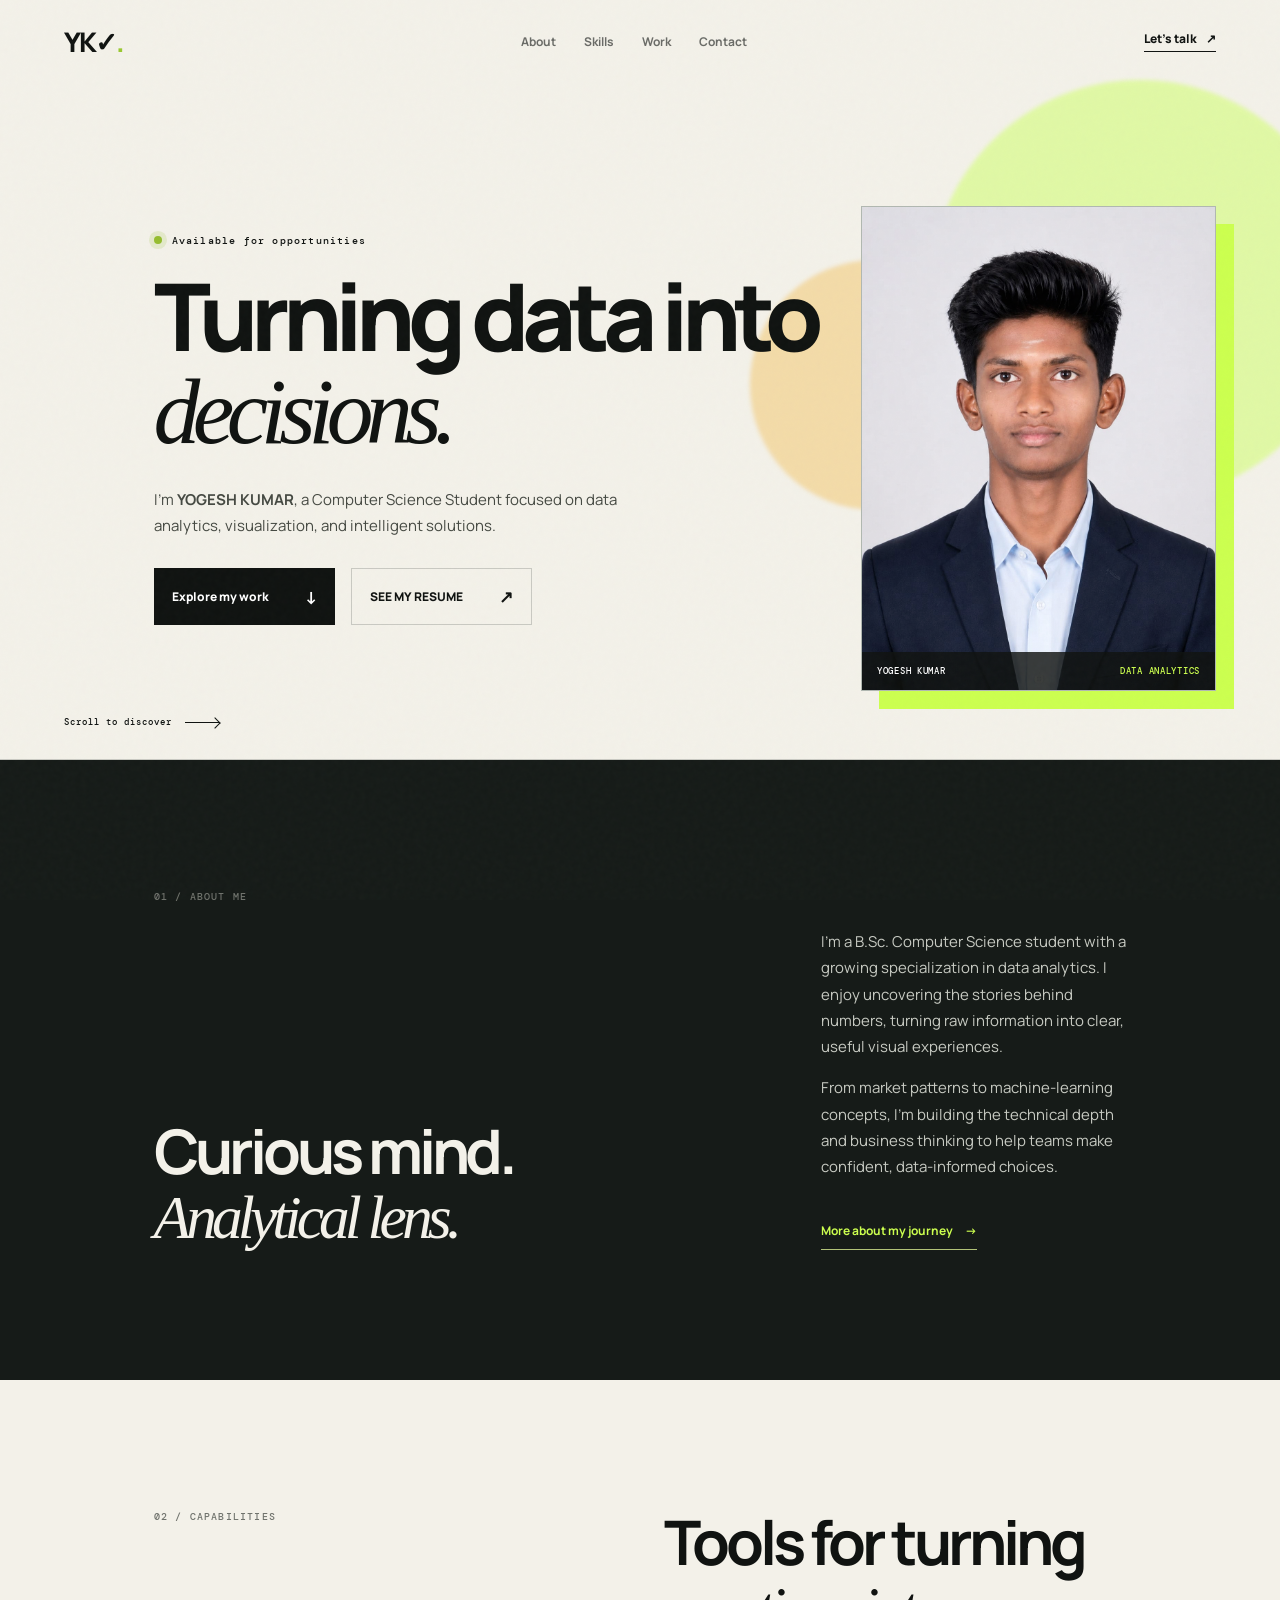
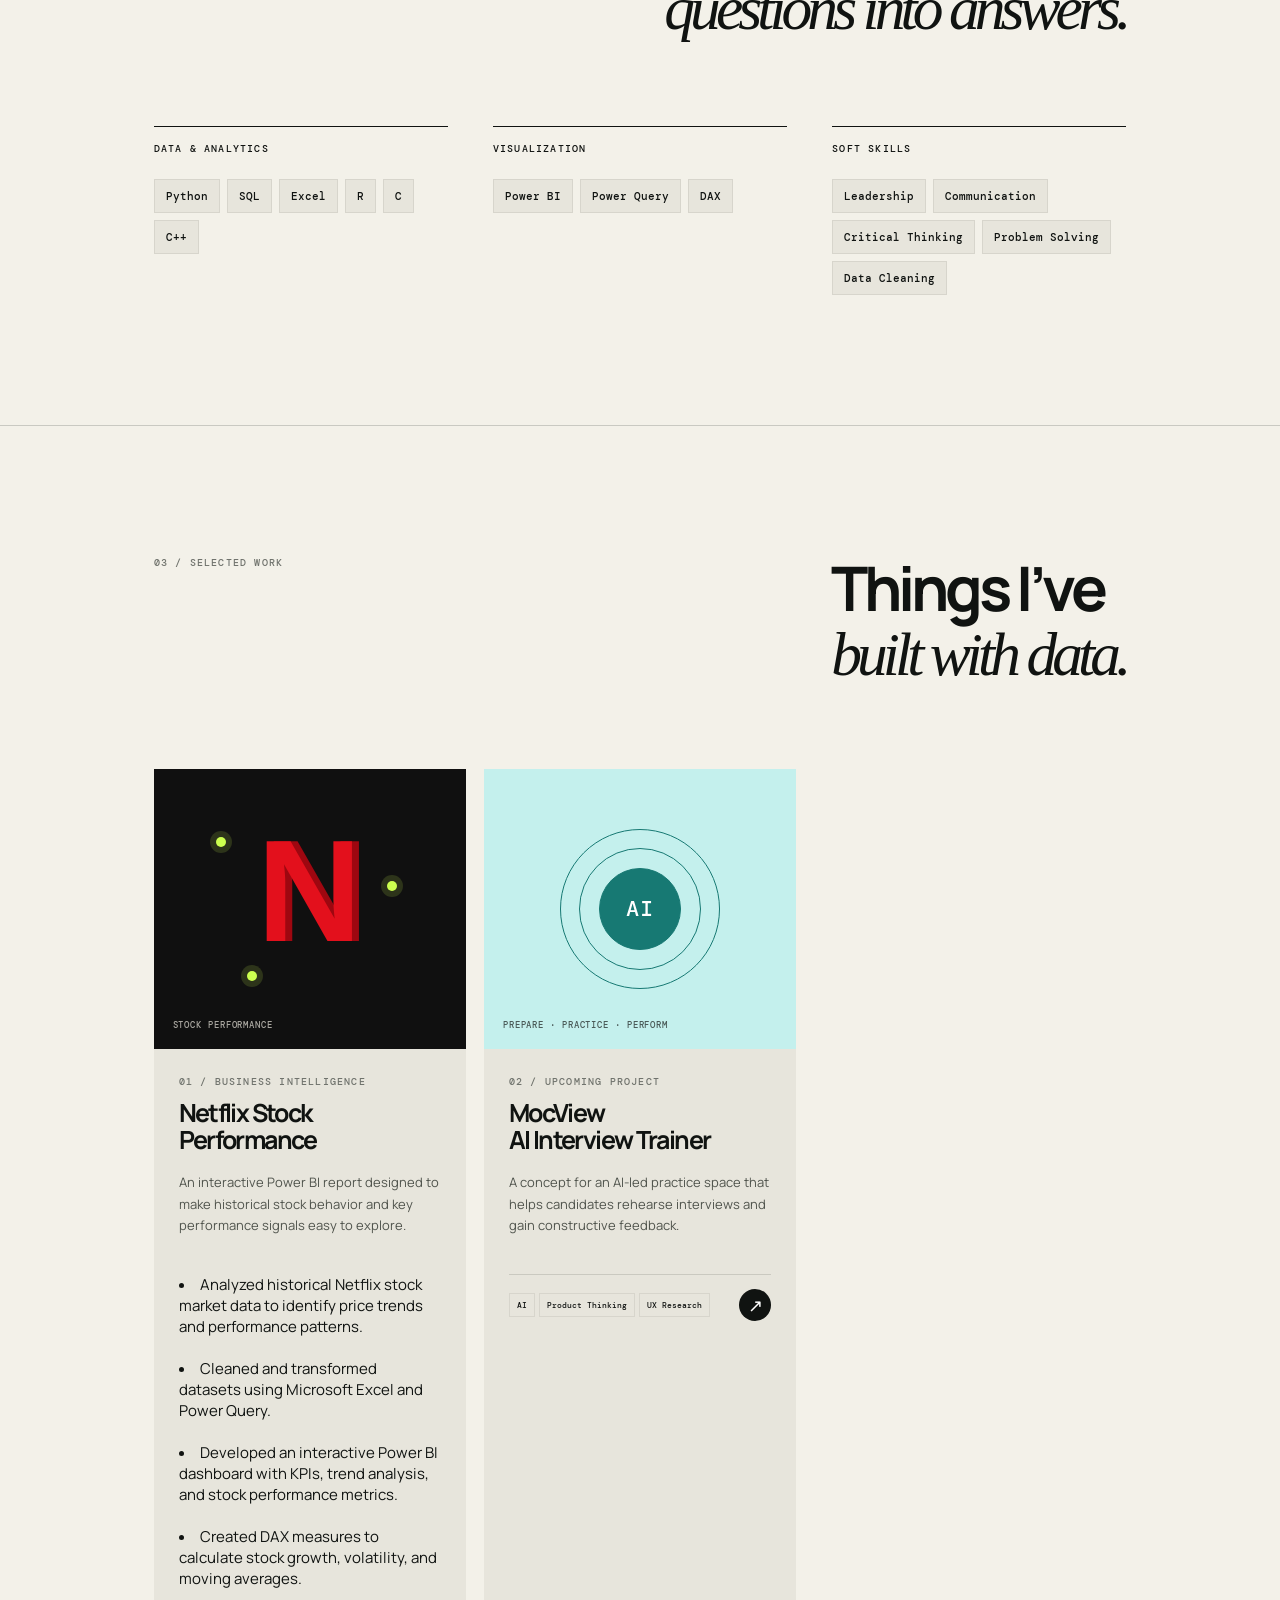
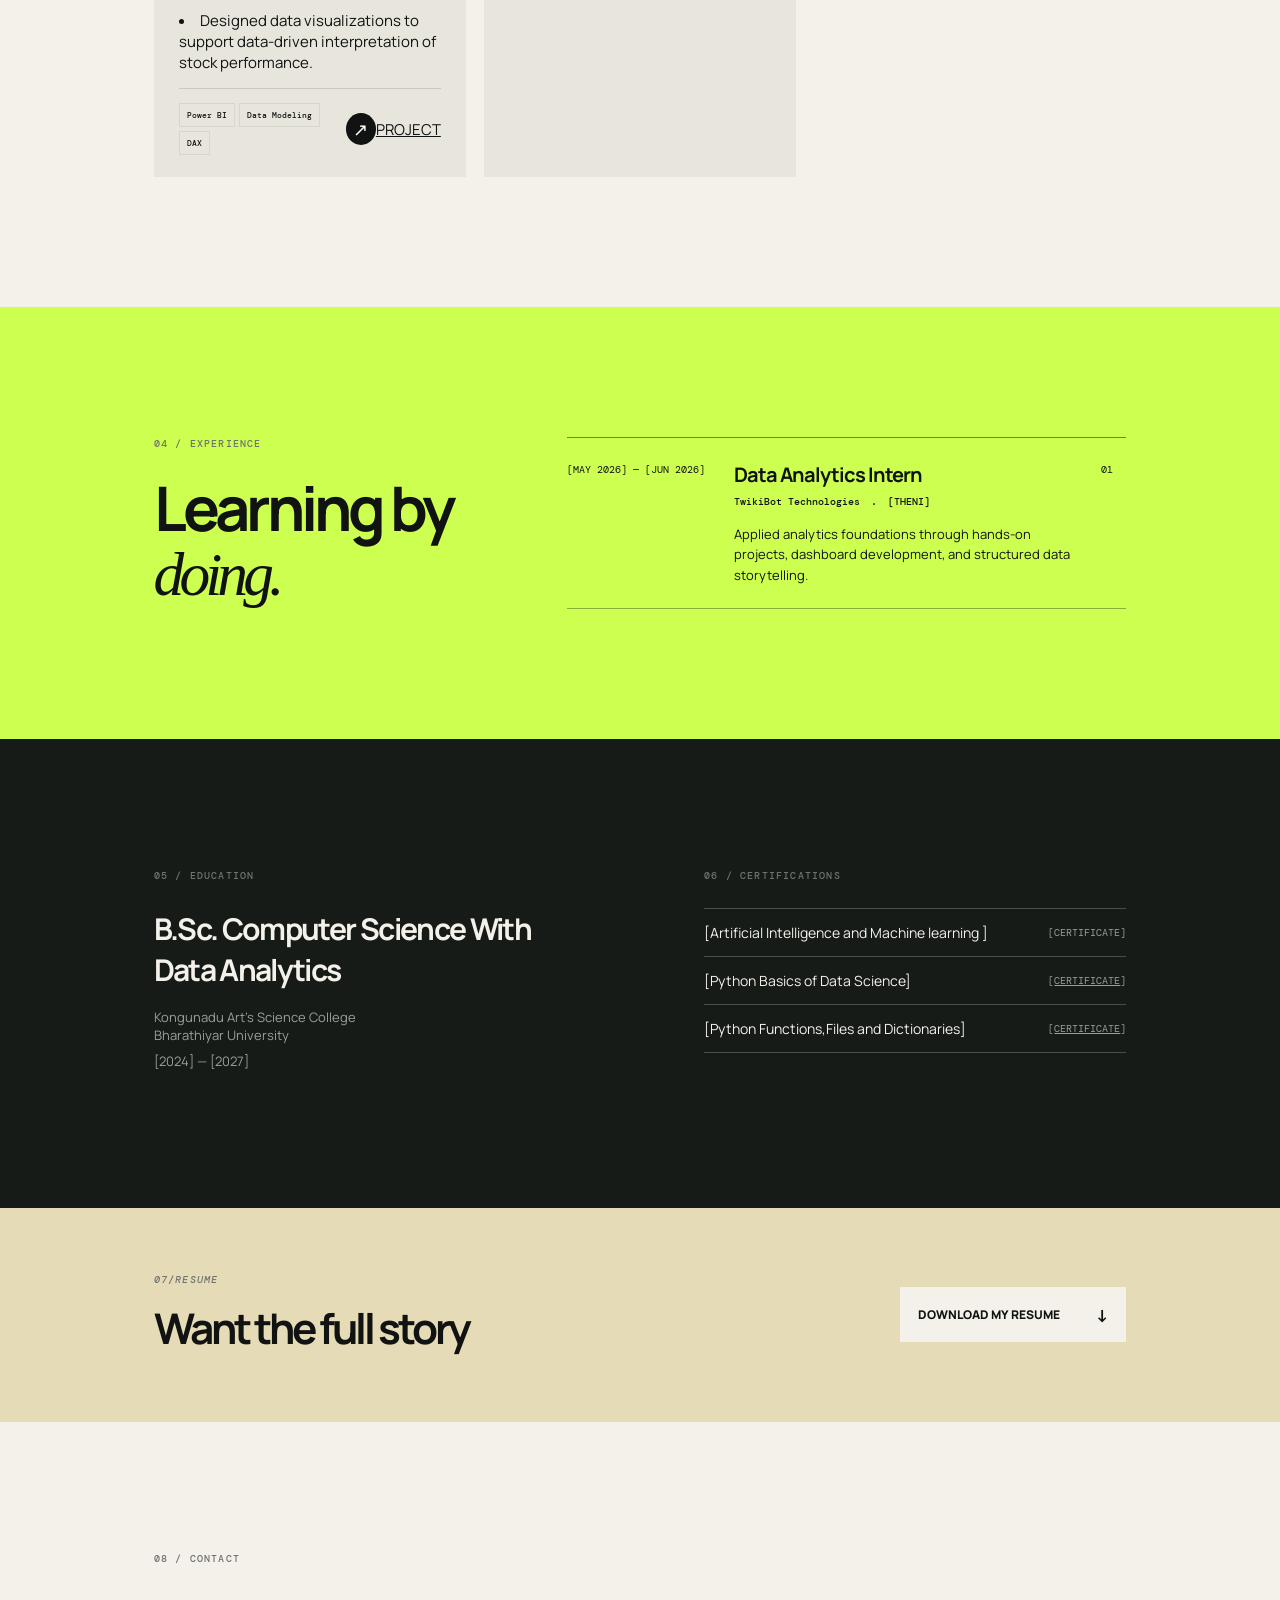
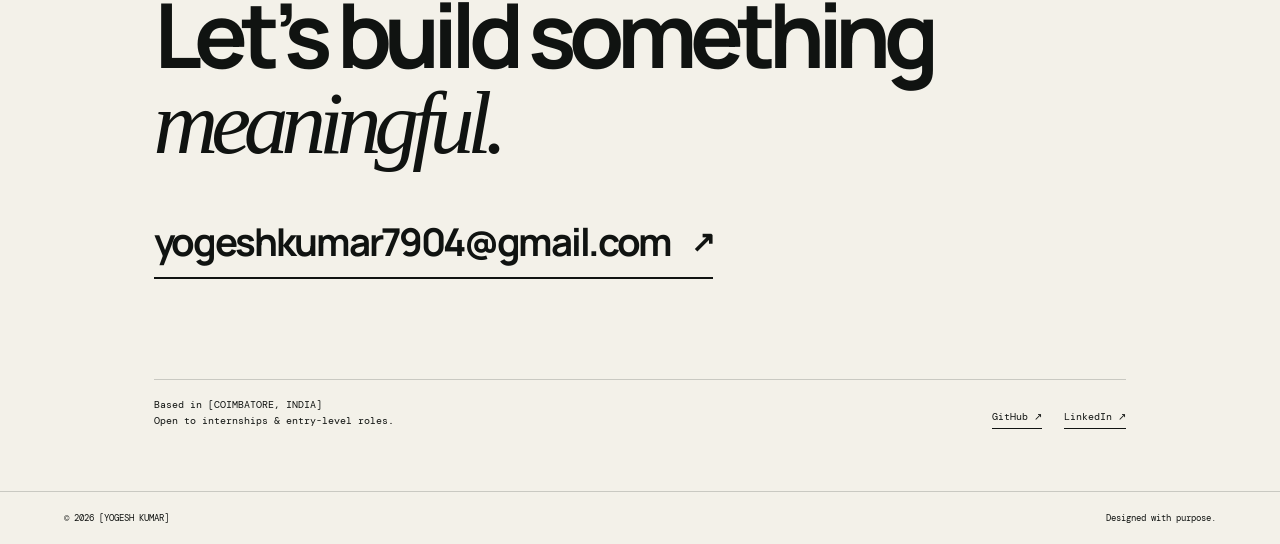
<file: index.html>
<!doctype html>
<html lang="en">
  <head>
    <meta charset="UTF-8" />
    <meta name="viewport" content="width=device-width, initial-scale=1.0" />
   <meta name="description" content="Yogesh Kumar is a Computer Science and Data Analytics student and aspiring Data Analyst skilled in Python, SQL, Power BI, Excel, R and AI/ML." />
    <meta name="author" content="Yogesh Kumar" />
    <title>Yogesh kumar | Data Analytics Portfolio</title>
    <link rel="preconnect" href="https://fonts.googleapis.com" />
    <link rel="preconnect" href="https://fonts.gstatic.com" crossorigin />
    <link href="https://fonts.googleapis.com/css2?family=DM+Mono:wght@400;500&family=Manrope:wght@400;500;600;700;800&display=swap" rel="stylesheet" />
    <link rel="stylesheet" href="style.css" />
  </head>
  <body>
    <div class="noise" aria-hidden="true"></div>
    <header class="site-header">
      <a class="brand" href="#home" aria-label="Home">YK✓<span>.</span></a>
      <button class="menu-toggle" aria-label="Open navigation" aria-expanded="false"><i></i><i></i></button>
      <nav aria-label="Main navigation">
        <a href="#about">About</a><a href="#skills">Skills</a><a href="#projects">Work</a><a href="#contact">Contact</a>
      </nav>
      <a class="header-cta" href="#contact">Let's talk <span>↗</span></a>
    </header>

    <main>
      <section id="home" class="hero section">
        <div class="orb orb-one"></div><div class="orb orb-two"></div>
        <div class="hero-copy reveal">
          <p class="eyebrow"><span></span> Available for opportunities</p>
          <h1>Turning data into <em>decisions.</em><br></h1>
          <p class="hero-intro">I’m <strong>YOGESH KUMAR</strong>, a Computer Science Student focused on data analytics, visualization, and intelligent solutions.</p>
          <div class="hero-actions">
            <a class="button button-primary" href="#projects">Explore my work <span>↓</span></a>
            <a class="button button-quiet" href="241DA004@.pdf">SEE MY RESUME <span>↗</span></a>
          </div>
        </div>
        <figure class="hero-photo reveal-right" aria-label="Portrait of Yogesh Kumar">
          <img src="yogesh.jpg" alt="Yogesh Kumar in a formal suit" height="400px" width="150px">
          <figcaption><span>YOGESH KUMAR</span><b>DATA ANALYTICS</b></figcaption>
        </figure>
        <a class="scroll-cue" href="#about"><span>Scroll to discover</span><i></i></a>
      </section>
  <section id="about" class="about section section-pad">
        <p class="section-kicker reveal">01 / ABOUT ME</p>
        <div class="about-grid">
          <h2 class="display reveal">Curious mind.<br><em>Analytical lens.</em></h2>
          <div class="about-text reveal delay-1">
            <p>I’m a B.Sc. Computer Science student with a growing specialization in data analytics. I enjoy uncovering the stories behind numbers, turning raw information into clear, useful visual experiences.</p>
            <p>From market patterns to machine-learning concepts, I’m building the technical depth and business thinking to help teams make confident, data-informed choices.</p>
            <a class="text-link" href="#contact">More about my journey <span>→</span></a>
          </div>
        </div>
      </section>



      <section id="skills" class="skills section section-pad">
        <div class="section-heading reveal"><p class="section-kicker">02 / CAPABILITIES</p><h2 class="display">Tools for turning<br><em>questions into answers.</em></h2></div>
        <div class="skills-layout">
          <div class="skill-group reveal"><p>DATA &amp; ANALYTICS</p><div class="tags"><span>Python</span><span>SQL</span><span>Excel</span><span>R</span><span>C</span><span>C++</span></div></div>
          <div class="skill-group reveal delay-1"><p>VISUALIZATION</p><div class="tags"><span>Power BI</span><span>Power Query</span>
<span>DAX</span></div></div>
          <div class="skill-group reveal delay-2"><p>SOFT SKILLS</p><div class="tags"><span>Leadership</span><span>Communication</span><span>Critical Thinking</span><span>Problem Solving</span><span>Data Cleaning</span></div></div>
        </div>
      </section>

     


 <section id="projects" class="projects section section-pad">
        <div class="section-heading reveal"><p class="section-kicker">03 / SELECTED WORK</p><h2 class="display">Things I’ve<br><em>built with data.</em></h2></div>
        <div class="project-list">
                    <article class="project-card netflix reveal">
            <div class="project-visual"><div class="netflix-n">N</div><div class="price-dot one"></div><div class="price-dot two"></div><div class="price-dot three"></div><span>STOCK PERFORMANCE</span></div>
            <div class="project-info"><div><p class="project-num">01 / BUSINESS INTELLIGENCE</p><h3>Netflix Stock<br>Performance</h3></div><p class="project-desc">An interactive Power BI report designed to make historical stock behavior and key performance signals easy to explore.
<li>
Analyzed historical Netflix stock market data to identify price trends and performance patterns.
</li><br>
<li>
Cleaned and transformed datasets using Microsoft Excel and Power Query.
</li><br>
<li>
Developed an interactive Power BI dashboard with KPIs, trend analysis, and stock performance metrics.
</li><br>
<li>
Created DAX measures to calculate stock growth, volatility, and moving averages.
</li><br>
<li>
Designed data visualizations to support data-driven interpretation of stock performance.
</li></p>
<div class="project-footer"><div class="tags small"><span>Power BI</span><span>Data Modeling</span><span>DAX</span></div><a href="#contact" aria-label="Ask about Netflix Stock Performance">↗</a><span><a href="https://github.com/yogesh-YK-official/Netfliix_Stock-_Performance-Analytics.git" target="_blank" rel="noreferrer"><u>PROJECT</u></a></span></div></div>
          </article>

          
        <article class="project-card mocview reveal">
            <div class="project-visual"><div class="ai-rings"><i></i><i></i><i></i><b>AI</b></div><span>PREPARE · PRACTICE · PERFORM</span></div>
            <div class="project-info"><div><p class="project-num">02 / UPCOMING PROJECT</p><h3>MocView<br>AI Interview Trainer</h3></div><p class="project-desc">A concept for an AI-led practice space that helps candidates rehearse interviews and gain constructive feedback.</p><div class="project-footer"><div class="tags small"><span>AI</span><span>Product Thinking</span><span>UX Research</span></div><a href="#contact" aria-label="Ask about MocView">↗</a></div></div>
          </article>
        </div>
      </section>



      <section id="experience" class="experience section section-pad">
        <div class="experience-intro reveal"><p class="section-kicker">04 / EXPERIENCE</p><h2 class="display">Learning by<br><em>doing.</em></h2></div>
        <div class="timeline reveal delay-1">
          <article><p class="timeline-date">[MAY 2026] — [JUN 2026]</p><div><h3>Data Analytics Intern</h3><p class="company">TwikiBot Technologies <span>.</span> [THENI]</p><p>Applied analytics foundations through hands-on projects, dashboard development, and structured data storytelling.</p></div><span class="timeline-index">01</span></article>
                 </div>
      </section>

     

 <section class="credentials section section-pad">
        <div class="credentials-grid">
          <div class="reveal"><p class="section-kicker">05 / EDUCATION</p><h2 class="credential-title">B.Sc. Computer Science  With  Data Analytics</h2><p class="muted">Kongunadu Art's Science College<br>Bharathiyar University</p><p class="muted">[2024] — [2027]</p></div>
          <div class="reveal delay-1"><p class="section-kicker">06 / CERTIFICATIONS</p><ul class="cert-list">
<li>[Artificial Intelligence and Machine learning ]<span>[CERTIFICATE]</span></li>
<li>[Python Basics of Data Science]<span>[<a href="https://coursera.org/share/4b2bc783d290f797dc52043f60475aa3" target="_blank" rel="noreferrer"><u>CERTIFICATE</u></a>]</span></li>
<li>[Python Functions,Files and Dictionaries]<span>[<a href="https://coursera.org/share/af4bef8a7bca99c77cd8545bf5c27485" target="_blank" rel="noreferrer"><u>CERTIFICATE</u></a>]</span</li></ul>
</div>
        </div>
      </section>




      <section id="resume" class="resume-banner section reveal"><div>
<p class="section-kicker"><I>07/RESUME</I></p>
<h2>Want the full story</h2></div>
<a class="button button-light" href="241DA004@.pdf" download>DOWNLOAD MY RESUME <span>↓</span></a></section>

      



<section id="contact" class="contact section section-pad">
        <p class="section-kicker reveal">08 / CONTACT</p>
        <h2 class="contact-title reveal">Let’s build something<br><em>meaningful.</em></h2>
        <a class="email-link reveal" href="mailto:yogeshkumar7904@gmail.com">yogeshkumar7904@gmail.com <span>↗</span></a>
        <div class="contact-bottom reveal"><p>Based in [COIMBATORE, INDIA]<br>Open to internships &amp; entry-level roles.</p><div class="social-links"><a href="https://github.com/yogesh-YK-official" target="_blank" rel="noreferrer">GitHub ↗</a><a href="https://www.linkedin.com/in/k-yogeshkumar/" target="_blank" rel="noreferrer">LinkedIn ↗</a></div></div>
      </section>
    </main>
    <footer><span>© <span id="year"></span> [YOGESH KUMAR]</span><span>Designed with purpose.</span></footer>
    <script src="script.js"></script>
  </body>
</html>
</file>
<file: style.css>
:root{--ink:#101311;--paper:#f3f1e9;--lime:#ccff4f;--line:rgba(16,19,17,.18);--muted:#70736d;--dark:#161b18;--font:'Manrope',sans-serif;--mono:'DM Mono',monospace}*{box-sizing:border-box}html{scroll-behavior:smooth}body{margin:0;background:var(--paper);color:var(--ink);font-family:var(--font);font-size:15px}.noise{position:fixed;inset:0;z-index:20;pointer-events:none;opacity:.045;background-image:url("data:image/svg+xml,%3Csvg viewBox='0 0 180 180' xmlns='http://www.w3.org/2000/svg'%3E%3Cfilter id='n'%3E%3CfeTurbulence type='fractalNoise' baseFrequency='.9' numOctaves='4' stitchTiles='stitch'/%3E%3C/filter%3E%3Crect width='100%25' height='100%25' filter='url(%23n)' opacity='.5'/%3E%3C/svg%3E")}a{color:inherit;text-decoration:none}.site-header{height:82px;display:flex;align-items:center;justify-content:space-between;padding:0 clamp(22px,5vw,76px);position:absolute;top:0;width:100%;z-index:10}.brand{font-size:27px;font-weight:800;letter-spacing:-2px}.brand span{color:#9ac832}.site-header nav{display:flex;gap:28px;font-size:12px;font-weight:700}.site-header nav a{opacity:.6;transition:opacity .2s}.site-header nav a:hover{opacity:1}.header-cta{font-size:12px;font-weight:800;border-bottom:1px solid;padding-bottom:4px}.header-cta span{margin-left:7px}.menu-toggle{display:none}.section{position:relative}.hero{min-height:760px;padding:170px clamp(22px,12vw,180px) 70px;display:flex;align-items:center;overflow:hidden;border-bottom:1px solid var(--line)}.hero-copy{max-width:690px;z-index:2}.eyebrow,.section-kicker,.metric-label,.project-num{font:500 10px var(--mono);letter-spacing:.12em}.eyebrow{display:flex;align-items:center;gap:10px;margin:0 0 23px}.eyebrow span{width:8px;height:8px;border-radius:50%;background:#95bd2f;box-shadow:0 0 0 5px rgba(149,189,47,.17)}h1{font-size:clamp(52px,7.3vw,106px);line-height:.98;letter-spacing:-.075em;margin:0;font-weight:800;max-width:780px}h1 em,.display em,.contact-title em{font-family:Georgia,serif;font-weight:400;letter-spacing:-.08em}.hero-intro{max-width:480px;line-height:1.7;margin:30px 0;color:#454942}.hero-actions{display:flex;gap:16px;flex-wrap:wrap}.button{display:inline-flex;align-items:center;gap:36px;padding:16px 18px;font-size:12px;font-weight:800;transition:transform .2s,background .2s}.button:hover{transform:translateY(-3px)}.button span{font-size:17px}.button-primary{background:var(--ink);color:white}.button-quiet{border:1px solid var(--line)}.hero-stat-grid{position:absolute;right:clamp(22px,5vw,76px);bottom:68px;width:min(32vw,420px);display:grid;grid-template-columns:1fr 1fr;border-top:1px solid var(--line);border-left:1px solid var(--line);z-index:2}.metric{min-height:147px;border-right:1px solid var(--line);border-bottom:1px solid var(--line);padding:19px;position:relative;background:rgba(243,241,233,.5);backdrop-filter:blur(4px)}.metric.featured{background:var(--lime)}.metric strong{font-size:20px;line-height:1.15;display:block;margin-top:26px;letter-spacing:-.06em}.metric b{position:absolute;right:16px;bottom:14px;font:400 10px var(--mono);opacity:.7}.metric.quote{grid-column:span 2;min-height:90px;font-size:13px;line-height:1.4}.metric.quote b{font-size:20px}.orb{position:absolute;border-radius:50%;filter:blur(2px);opacity:.55}.orb-one{width:420px;height:420px;background:#d2ff6e;right:-70px;top:80px}.orb-two{width:250px;height:250px;background:#ffd57d;right:280px;top:260px;mix-blend-mode:multiply}.scroll-cue{position:absolute;bottom:31px;left:clamp(22px,5vw,76px);display:flex;align-items:center;gap:13px;font:500 9px var(--mono);letter-spacing:.11em}.scroll-cue i{width:34px;height:1px;background:var(--ink);position:relative}.scroll-cue i:after{content:'';position:absolute;right:0;top:-3px;width:7px;height:7px;border-right:1px solid;border-bottom:1px solid;transform:rotate(-45deg)}.section-pad{padding:130px clamp(22px,12vw,180px)}.section-kicker{margin:0 0 26px;color:var(--muted)}.about{background:var(--dark);color:var(--paper)}.about-grid{display:grid;grid-template-columns:1.2fr .75fr;gap:14vw;align-items:end}.display{font-size:clamp(37px,4.8vw,70px);line-height:1.04;letter-spacing:-.065em;margin:0}.about-text{font-size:15px;line-height:1.75;color:#c7cac2}.about-text p:first-child{margin-top:0}.text-link{display:inline-flex;gap:12px;border-bottom:1px solid #b1c278;padding:15px 0 8px;color:var(--lime);font-weight:700;font-size:12px;margin-top:10px}.skills{border-bottom:1px solid var(--line)}.section-heading{display:flex;justify-content:space-between;align-items:flex-start}.skills-layout{display:grid;grid-template-columns:repeat(3,1fr);gap:45px;margin-top:85px}.skill-group{border-top:1px solid var(--ink);padding-top:15px}.skill-group>p{font:500 10px var(--mono);letter-spacing:.12em;margin:0 0 24px}.tags{display:flex;flex-wrap:wrap;gap:7px}.tags span{font:500 11px var(--mono);padding:9px 11px;background:#e7e5dc;border:1px solid #d7d5cc}.project-list{margin-top:82px;display:grid;grid-template-columns:repeat(3,1fr);gap:18px}.project-card{background:#e7e5dc}.project-visual{height:280px;position:relative;overflow:hidden;padding:19px;font:500 9px var(--mono);letter-spacing:.1em}.project-visual>span{position:absolute;bottom:18px;left:19px;opacity:.68}.project-info{padding:26px 25px 22px}.project-num{color:var(--muted);margin:0 0 12px}.project-info h3{font-size:25px;letter-spacing:-.065em;line-height:1.07;margin:0}.project-desc{font-size:13px;line-height:1.65;color:#50544d;min-height:83px;margin:19px 0}.project-footer{border-top:1px solid #cac9c0;padding-top:14px;display:flex;justify-content:space-between;align-items:center}.tags.small{gap:4px}.tags.small span{font-size:8px;padding:6px 7px;background:#e7e5dc;border:1px solid #d7d5cc}.project-footer>a{width:32px;height:32px;display:grid;place-items:center;border-radius:50%;background:var(--ink);color:white;font-size:18px;transition:transform .2s}.project-card:hover .project-footer>a{transform:rotate(45deg)}.gold .project-visual{background:#c5b297}.chart-bars{display:flex;align-items:end;gap:10px;height:175px;padding:15px 14px}.chart-bars i{display:block;width:20px;background:#262c23;border-radius:2px 2px 0 0}.chart-bars i:nth-child(1){height:35%}.chart-bars i:nth-child(2){height:57%}.chart-bars i:nth-child(3){height:41%}.chart-bars i:nth-child(4){height:82%;background:#f3e8c9}.chart-bars i:nth-child(5){height:64%}.chart-bars i:nth-child(6){height:97%;background:#f3e8c9}.chart-bars i:nth-child(7){height:72%}.chart-line{position:absolute;left:25px;right:25px;top:110px;border-top:2px solid #efffbd;transform:skewY(-14deg);box-shadow:60px -16px 0 -1px #efffbd,120px 12px 0 -1px #efffbd}.netflix .project-visual{background:#101010;color:#f2eee4}.netflix-n{font-size:145px;font-family:Arial,sans-serif;font-weight:900;color:#e3101c;line-height:.9;position:absolute;top:57px;left:50%;transform:translateX(-50%);text-shadow:7px 0 #9e0710}.price-dot{position:absolute;width:10px;height:10px;border-radius:50%;background:var(--lime);box-shadow:0 0 0 6px rgba(204,255,79,.15)}.price-dot.one{top:68px;left:20%}.price-dot.two{right:22%;top:112px}.price-dot.three{bottom:68px;left:30%}.mocview .project-visual{background:#c4f0ed}.ai-rings{width:160px;height:160px;position:absolute;top:50%;left:50%;transform:translate(-50%,-50%);display:grid;place-items:center}.ai-rings i{position:absolute;border-radius:50%;border:1px solid #177973}.ai-rings i:nth-child(1){inset:0}.ai-rings i:nth-child(2){inset:19px}.ai-rings i:nth-child(3){inset:39px;background:#177973}.ai-rings b{color:white;z-index:1;font:500 22px var(--mono)}.experience{background:var(--lime)}.experience{display:grid;grid-template-columns:.8fr 1.5fr;gap:9vw}.timeline{border-top:1px solid rgba(16,19,17,.5)}.timeline article{display:grid;grid-template-columns:145px 1fr 25px;gap:22px;padding:23px 0;border-bottom:1px solid rgba(16,19,17,.35)}.timeline-date,.timeline-index{font:400 10px var(--mono);margin:2px 0}.timeline h3{font-size:20px;letter-spacing:-.05em;margin:0}.company{font:500 10px var(--mono);margin:7px 0 16px}.company span{padding:0 5px}.timeline article div>p:last-child{max-width:450px;line-height:1.55;font-size:13px;margin:0}.credentials{background:var(--dark);color:var(--paper)}.credentials-grid{display:grid;grid-template-columns:1fr 1fr;gap:10vw}.credential-title{font-size:30px;letter-spacing:-.055em;margin:0 0 18px}.muted{color:#9b9f97;font-size:13px;margin:8px 0}.cert-list{list-style:none;padding:0;margin:0;border-top:1px solid #475048}.cert-list li{padding:14px 0;border-bottom:1px solid #475048;font-size:14px;display:flex;justify-content:space-between;gap:15px}.cert-list span{color:#9b9f97;font:400 10px var(--mono);padding-top:3px}.resume-banner{padding:65px clamp(22px,12vw,180px);background:#e5dbb7;display:flex;align-items:center;justify-content:space-between}.resume-banner .section-kicker{margin-bottom:13px}.resume-banner h2{font-size:clamp(29px,3.3vw,45px);letter-spacing:-.07em;margin:0}.button-light{background:var(--paper);color:var(--ink)}.contact{padding-bottom:62px}.contact-title{font-size:clamp(48px,7vw,100px);line-height:.95;letter-spacing:-.08em;margin:0 0 50px}.email-link{display:inline-flex;align-items:center;gap:20px;font-size:clamp(21px,3vw,42px);letter-spacing:-.06em;border-bottom:2px solid var(--ink);padding-bottom:9px;font-weight:700}.email-link span{font-size:.75em}.contact-bottom{display:flex;justify-content:space-between;align-items:end;border-top:1px solid var(--line);margin-top:100px;padding-top:17px;font:400 10px var(--mono);line-height:1.6}.contact-bottom p{margin:0}.social-links{display:flex;gap:22px}.social-links a{border-bottom:1px solid;padding-bottom:3px}footer{padding:20px clamp(22px,5vw,76px);display:flex;justify-content:space-between;font:400 9px var(--mono);border-top:1px solid var(--line)}.reveal{opacity:0;transform:translateY(24px);transition:opacity .75s ease,transform .75s ease}.reveal.visible{opacity:1;transform:none}.delay-1{transition-delay:.12s}.delay-2{transition-delay:.24s}@media(max-width:900px){.hero{padding-left:8vw;min-height:820px}.hero-stat-grid{width:min(57vw,400px)}.section-pad{padding:95px 8vw}.project-list{grid-template-columns:1fr}.project-card{display:grid;grid-template-columns:44% 56%}.project-visual{height:auto;min-height:280px}.project-desc{min-height:0}.experience{grid-template-columns:1fr;gap:50px}.experience.section-pad{padding-left:8vw;padding-right:8vw}}@media(max-width:620px){.site-header{height:68px;padding:0 6vw}.site-header nav,.header-cta{display:none}.menu-toggle{display:flex;flex-direction:column;gap:5px;border:0;background:transparent;padding:8px}.menu-toggle i{display:block;background:var(--ink);width:21px;height:1px}.site-header nav.open{position:absolute;display:flex;flex-direction:column;gap:19px;left:0;right:0;top:68px;padding:25px 6vw;background:var(--paper);border-bottom:1px solid var(--line)}.hero{min-height:760px;padding:130px 6vw 48px;align-items:flex-start}.hero-stat-grid{bottom:48px;left:6vw;right:6vw;width:auto}.metric{min-height:115px}.metric strong{font-size:17px;margin-top:18px}.scroll-cue{display:none}.orb-one{width:260px;height:260px;right:-100px;top:275px}.orb-two{display:none}.about-grid,.credentials-grid{grid-template-columns:1fr;gap:38px}.section-pad{padding:80px 6vw}.section-heading{display:block}.skills-layout{grid-template-columns:1fr;gap:34px;margin-top:52px}.project-list{margin-top:52px}.project-card{display:block}.project-visual{height:230px;min-height:0}.experience{padding-left:6vw!important;padding-right:6vw!important}.timeline article{grid-template-columns:1fr 20px;gap:10px}.timeline-date{grid-column:span 2}.timeline article div{grid-column:1}.timeline-index{grid-column:2;grid-row:2}.resume-banner{padding:42px 6vw;align-items:flex-start;gap:25px;flex-direction:column}.contact{padding-left:6vw;padding-right:6vw}.contact-bottom{margin-top:66px;align-items:flex-start;gap:26px;flex-direction:column}.cert-list li{flex-direction:column;gap:5px}.project-info h3{font-size:24px}}

/* Hero portrait: replaces the former Focus / Toolkit cards. */
.hero-photo{position:absolute;right:clamp(22px,5vw,76px);bottom:68px;width:min(28vw,355px);height:min(39vw,485px);margin:0;overflow:hidden;background:#dfe6df;border:1px solid rgba(16,19,17,.22);box-shadow:18px 18px 0 var(--lime);z-index:2}.hero-photo img{display:block;width:100%;height:100%;object-fit:cover;object-position:center top;filter:saturate(.95) contrast(1.03);transition:transform .7s ease}.hero-photo:hover img{transform:scale(1.04)}.hero-photo figcaption{position:absolute;inset:auto 0 0;display:flex;justify-content:space-between;align-items:center;gap:10px;padding:13px 15px;background:rgba(16,19,17,.82);color:#fff;font:500 9px var(--mono);letter-spacing:.08em}.hero-photo figcaption b{color:var(--lime);font-weight:500}.reveal-right{opacity:0;transform:translateX(90px);transition:opacity .85s ease,transform .85s cubic-bezier(.2,.8,.2,1);transition-delay:.2s}.reveal-right.visible{opacity:1;transform:translateX(0)}
@media(max-width:900px){.hero-photo{right:8vw;bottom:58px;width:min(39vw,325px);height:min(55vw,430px)}}
@media(max-width:620px){.hero{min-height:900px}.hero-photo{left:6vw;right:6vw;bottom:53px;width:auto;height:320px;box-shadow:12px 12px 0 var(--lime)}.hero-photo figcaption{padding:11px 13px;font-size:8px}.reveal-right{transform:translateX(45px)}}
</file>
